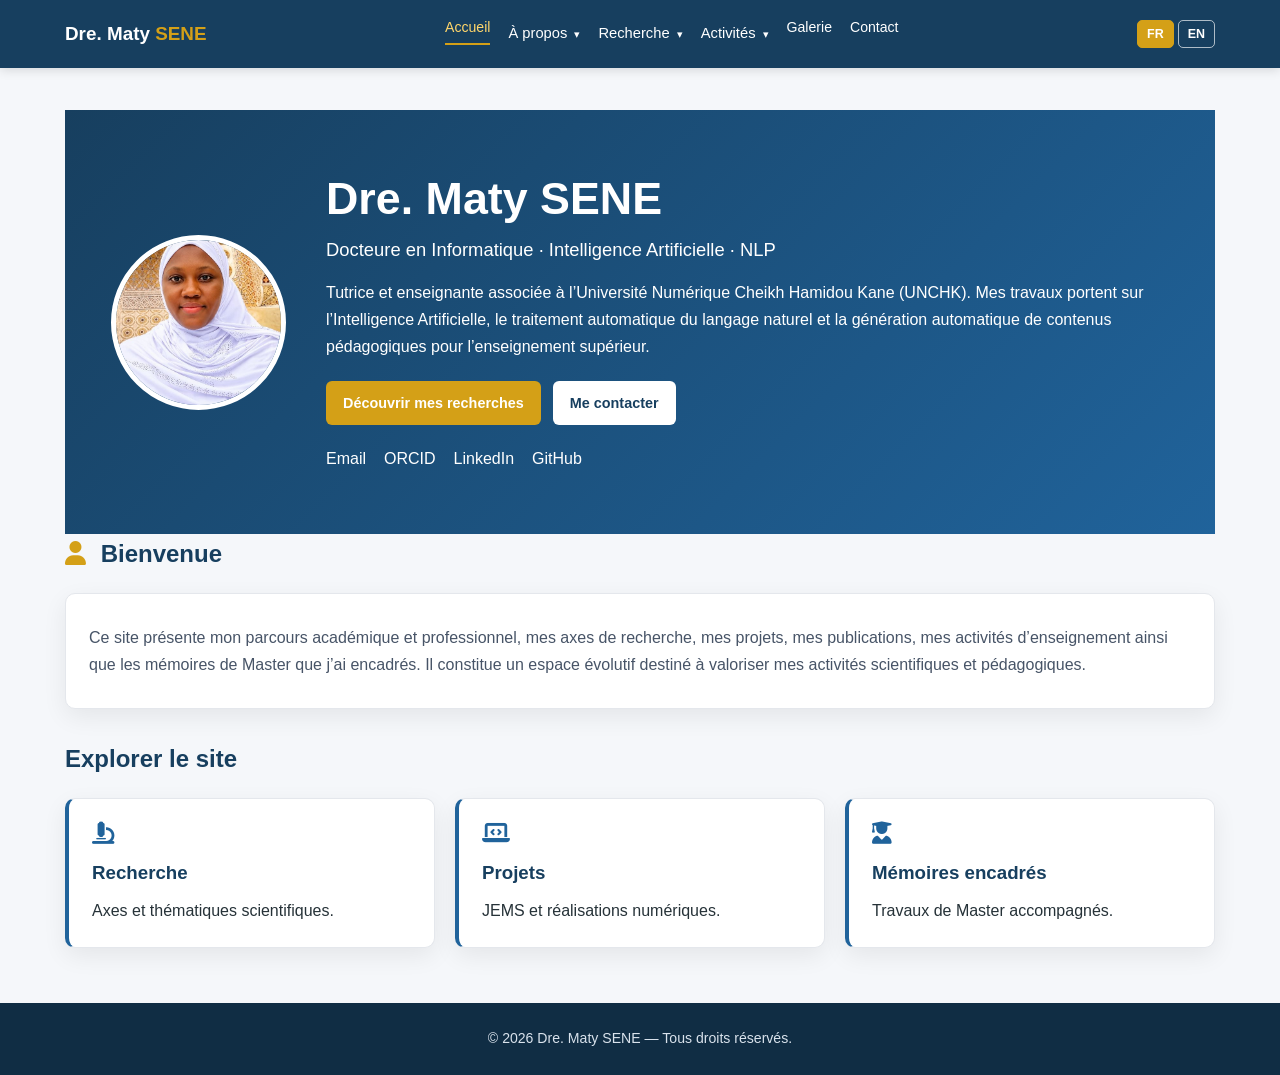
<file: index.html>
<!DOCTYPE html>
<html lang="fr"><head><meta charset="utf-8"/><meta content="width=device-width, initial-scale=1" name="viewport"/><meta content="Accueil — Dre. Maty SENE" name="description"/><title>Accueil | Dre. Maty SENE</title><link href="https://cdnjs.cloudflare.com/ajax/libs/font-awesome/6.5.0/css/all.min.css" rel="stylesheet"/><link href="css/style.css" rel="stylesheet"/></head><body><header class="site-header"><div class="container navbar"><a class="logo" href="index.html">Dre. Maty <span>SENE</span></a><button aria-expanded="false" aria-label="Ouvrir le menu" class="menu-toggle">☰</button><ul class="nav-menu">
<li><a href="index.html">Accueil</a></li>
<li class="has-submenu"><button class="nav-parent" type="button">À propos <span>▾</span></button><ul class="submenu"><li><a href="pages/profil.html">Profil</a></li><li><a href="pages/parcours.html">Parcours</a></li></ul></li>
<li class="has-submenu"><button class="nav-parent" type="button">Recherche <span>▾</span></button><ul class="submenu"><li><a href="pages/recherche.html">Axes de recherche</a></li><li><a href="pages/publications.html">Publications</a></li></ul></li>
<li class="has-submenu"><button class="nav-parent" type="button">Activités <span>▾</span></button><ul class="submenu"><li><a href="pages/projets.html">Projets</a></li><li><a href="pages/enseignement.html">Enseignement</a></li><li><a href="pages/encadrements.html">Mémoires encadrés</a></li></ul></li>
<li><a href="pages/galerie.html">Galerie</a></li><li><a href="pages/contact.html">Contact</a></li>
</ul><div aria-label="Choose language" class="language-switch" role="group"><button class="lang-btn" data-lang="fr" type="button">FR</button><button class="lang-btn" data-lang="en" type="button">EN</button></div></div></header><main><div class="container"><section class="hero"><div class="container hero-grid"><div class="profile-photo"><img alt="Portrait de Dre Maty SENE" src="images/profil.jpeg"/></div><div><h1>Dre. Maty SENE</h1><h2>Docteure en Informatique · Intelligence Artificielle · NLP</h2><p>Tutrice et enseignante associée à l’Université Numérique Cheikh Hamidou Kane (UNCHK). Mes travaux portent sur l’Intelligence Artificielle, le traitement automatique du langage naturel et la génération automatique de contenus pédagogiques pour l’enseignement supérieur.</p><div class="hero-actions"><a class="btn btn-primary" href="pages/recherche.html">Découvrir mes recherches</a><a class="btn btn-light" href="pages/contact.html">Me contacter</a></div><div class="social-links"><a href="mailto:matyl.sene@unchk.edu.sn">Email</a><a href="https://orcid.org/0009-0003-5311-5127">ORCID</a><a href="https://linkedin.com/in/matysene">LinkedIn</a><a href="https://github.com/matysen">GitHub</a></div></div></div></section><section class="section"><h2 class="section-title"><i class="fa-solid fa-user"></i> Bienvenue</h2><div class="card"><p>Ce site présente mon parcours académique et professionnel, mes axes de recherche, mes projets, mes publications, mes activités d’enseignement ainsi que les mémoires de Master que j’ai encadrés. Il constitue un espace évolutif destiné à valoriser mes activités scientifiques et pédagogiques.</p></div></section><section><h2 class="section-title">Explorer le site</h2><div class="grid-3"><a class="info-card" href="pages/recherche.html"><i class="fa-solid fa-microscope"></i><h3>Recherche</h3><p>Axes et thématiques scientifiques.</p></a><a class="info-card" href="pages/projets.html"><i class="fa-solid fa-laptop-code"></i><h3>Projets</h3><p>JEMS et réalisations numériques.</p></a><a class="info-card" href="pages/encadrements.html"><i class="fa-solid fa-user-graduate"></i><h3>Mémoires encadrés</h3><p>Travaux de Master accompagnés.</p></a></div></section></div></main><footer class="site-footer">© <span data-year="">2026</span> Dre. Maty SENE — Tous droits réservés.</footer><script src="js/script.js"></script></body></html>
</file>
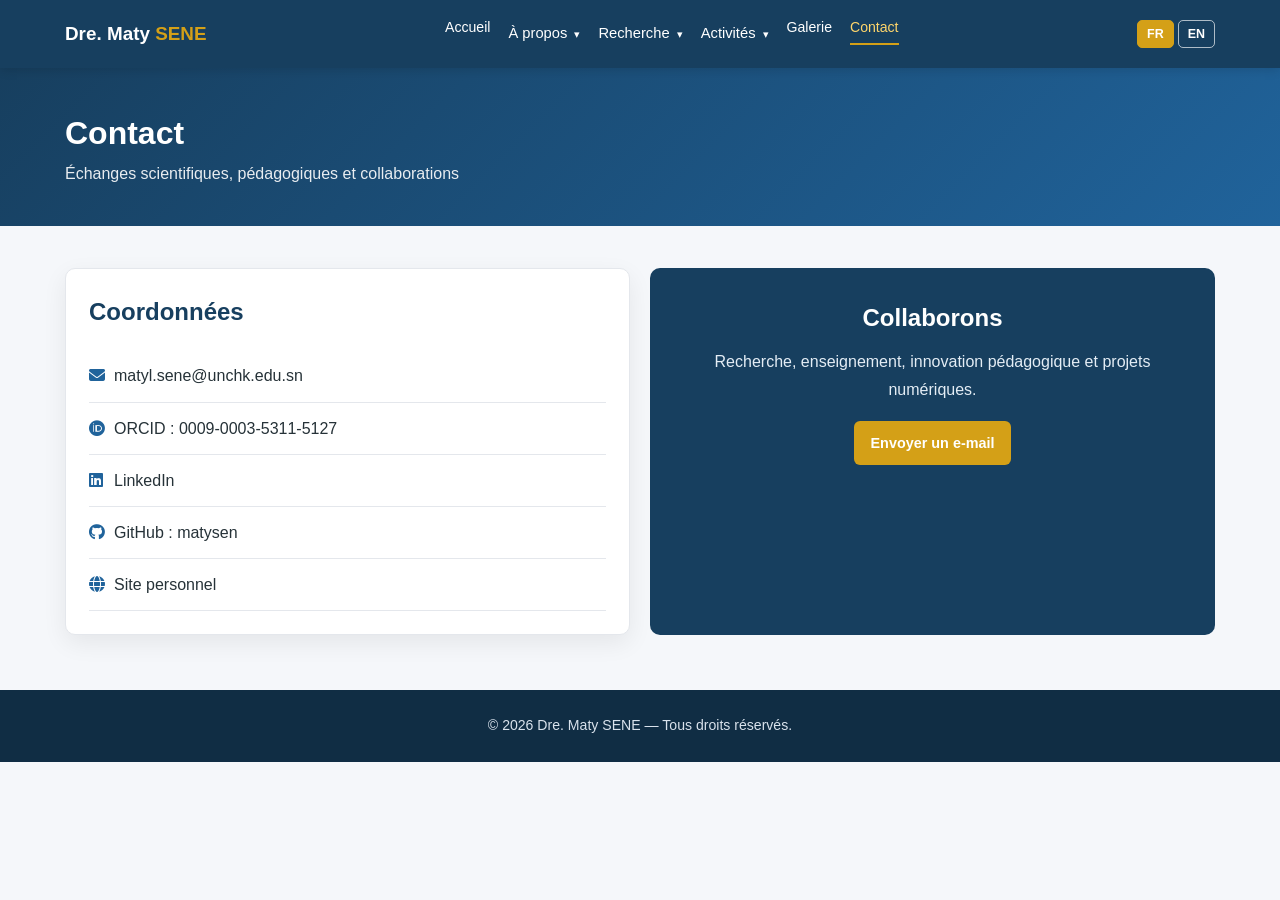
<file: pages/contact.html>
<!DOCTYPE html>
<html lang="fr"><head><meta charset="utf-8"/><meta content="width=device-width, initial-scale=1" name="viewport"/><meta content="Contact — Dre. Maty SENE" name="description"/><title>Contact | Dre. Maty SENE</title><link href="https://cdnjs.cloudflare.com/ajax/libs/font-awesome/6.5.0/css/all.min.css" rel="stylesheet"/><link href="../css/style.css" rel="stylesheet"/></head><body><header class="site-header"><div class="container navbar"><a class="logo" href="../index.html">Dre. Maty <span>SENE</span></a><button aria-expanded="false" aria-label="Ouvrir le menu" class="menu-toggle">☰</button><ul class="nav-menu">
<li><a href="../index.html">Accueil</a></li>
<li class="has-submenu"><button class="nav-parent" type="button">À propos <span>▾</span></button><ul class="submenu"><li><a href="profil.html">Profil</a></li><li><a href="parcours.html">Parcours</a></li></ul></li>
<li class="has-submenu"><button class="nav-parent" type="button">Recherche <span>▾</span></button><ul class="submenu"><li><a href="recherche.html">Axes de recherche</a></li><li><a href="publications.html">Publications</a></li></ul></li>
<li class="has-submenu"><button class="nav-parent" type="button">Activités <span>▾</span></button><ul class="submenu"><li><a href="projets.html">Projets</a></li><li><a href="enseignement.html">Enseignement</a></li><li><a href="encadrements.html">Mémoires encadrés</a></li></ul></li>
<li><a href="galerie.html">Galerie</a></li><li><a href="contact.html">Contact</a></li>
</ul><div aria-label="Choose language" class="language-switch" role="group"><button class="lang-btn" data-lang="fr" type="button">FR</button><button class="lang-btn" data-lang="en" type="button">EN</button></div></div></header><section class="page-hero"><div class="container"><h1>Contact</h1><p>Échanges scientifiques, pédagogiques et collaborations</p></div></section><main><div class="container"><div class="grid-2"><div class="card"><h2 class="section-title">Coordonnées</h2><ul class="contact-list"><li><i class="fa-solid fa-envelope"></i><a href="mailto:matyl.sene@unchk.edu.sn">matyl.sene@unchk.edu.sn</a></li><li><i class="fa-brands fa-orcid"></i><a href="https://orcid.org/0009-0003-5311-5127">ORCID : 0009-0003-5311-5127</a></li><li><i class="fa-brands fa-linkedin"></i><a href="https://linkedin.com/in/matysene">LinkedIn</a></li><li><i class="fa-brands fa-github"></i><a href="https://github.com/matysen">GitHub : matysen</a></li><li><i class="fa-solid fa-globe"></i><a href="https://matysen.github.io/">Site personnel</a></li></ul></div><div class="cta"><h2>Collaborons</h2><p>Recherche, enseignement, innovation pédagogique et projets numériques.</p><a class="btn btn-primary" href="mailto:matyl.sene@unchk.edu.sn">Envoyer un e-mail</a></div></div></div></main><footer class="site-footer">© <span data-year="">2026</span> Dre. Maty SENE — Tous droits réservés.</footer><script src="../js/script.js"></script></body></html>
</file>
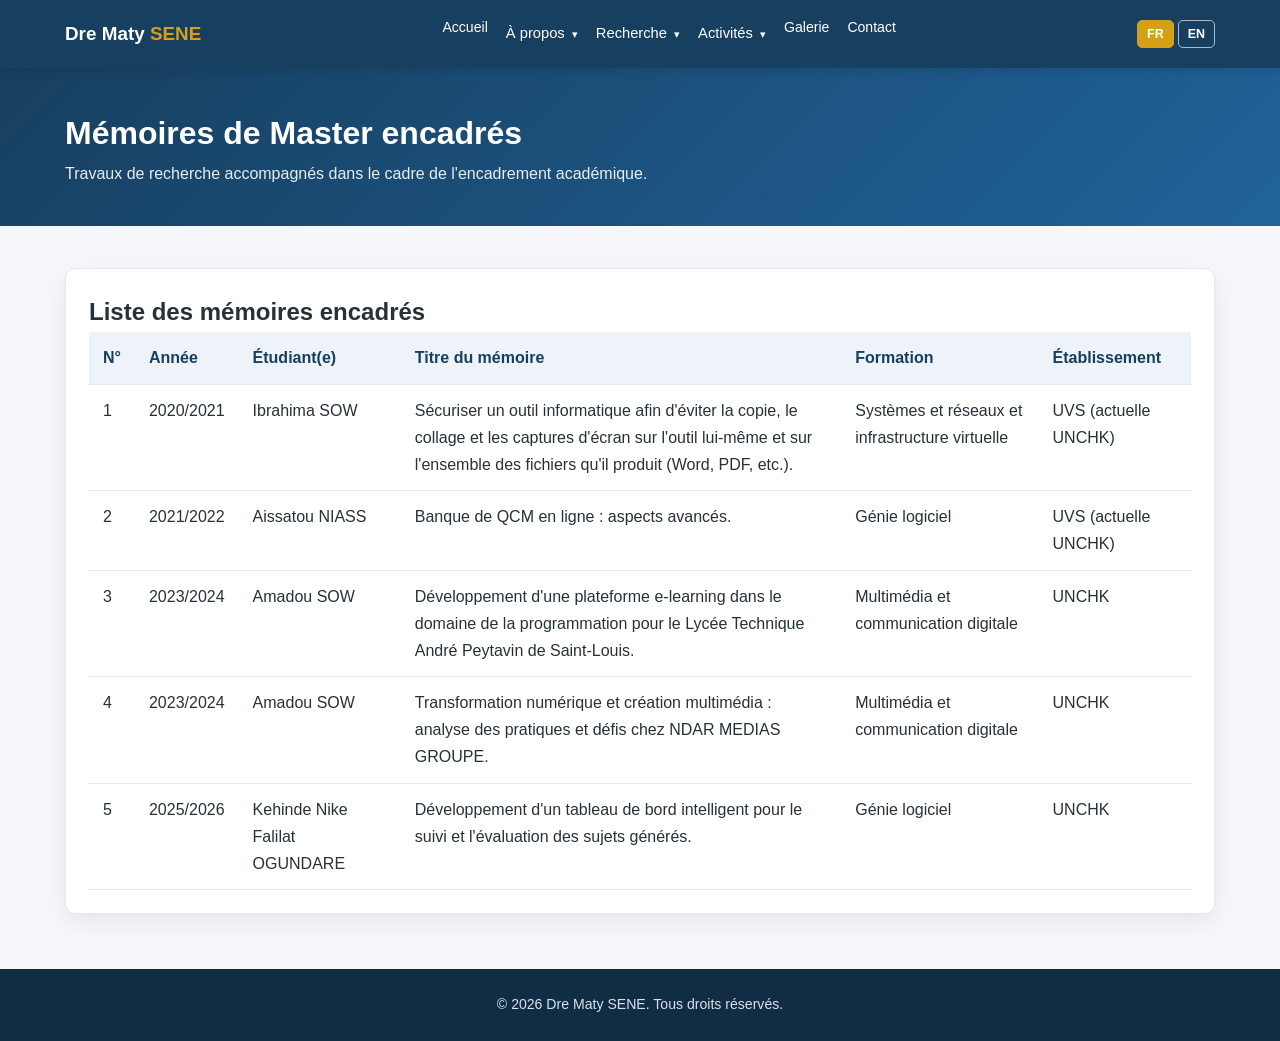
<file: pages/encadrements.html>
<!DOCTYPE html>
<html lang="fr">

<head>
    <meta charset="UTF-8">
    <meta name="viewport" content="width=device-width, initial-scale=1.0">
    <meta name="description" content="Mémoires de Master encadrés par Dre Maty SENE">

    <title>Mémoires encadrés | Dre Maty SENE</title>

    <link rel="stylesheet" href="../css/style.css">
    <script src="../js/script.js" defer></script>
</head>

<body>

    <!-- En-tête et menu de navigation -->
    <header class="site-header">
        <div class="container navbar">

            <a href="../index.html" class="logo">
                Dre Maty <span>SENE</span>
            </a>

            <button
                class="menu-toggle"
                type="button"
                aria-label="Ouvrir le menu"
                aria-expanded="false">
                ☰
            </button>

            <ul class="nav-menu">
                <li>
                    <a href="../index.html">Accueil</a>
                </li>

                <li class="has-submenu">
                    <button class="nav-parent" type="button">
                        À propos <span>▾</span>
                    </button>
                    <ul class="submenu">
                        <li><a href="profil.html">Profil</a></li>
                        <li><a href="parcours.html">Parcours</a></li>
                    </ul>
                </li>

                <li class="has-submenu">
                    <button class="nav-parent" type="button">
                        Recherche <span>▾</span>
                    </button>
                    <ul class="submenu">
                        <li><a href="recherche.html">Axes de recherche</a></li>
                        <li><a href="publications.html">Publications</a></li>
                    </ul>
                </li>

                <li class="has-submenu">
                    <button class="nav-parent" type="button" aria-current="page">
                        Activités <span>▾</span>
                    </button>
                    <ul class="submenu">
                        <li><a href="projets.html">Projets</a></li>
                        <li><a href="enseignement.html">Enseignement</a></li>
                        <li>
                            <a href="encadrements.html" aria-current="page">
                                Mémoires encadrés
                            </a>
                        </li>
                    </ul>
                </li>

                <li><a href="galerie.html">Galerie</a></li>
                <li><a href="contact.html">Contact</a></li>
            </ul>

            <div class="language-switch" role="group" aria-label="Choisir la langue">
                <button class="lang-btn" data-lang="fr" type="button">FR</button>
                <button class="lang-btn" data-lang="en" type="button">EN</button>
            </div>

        </div>
    </header>

    <!-- En-tête de la page -->
    <section class="page-hero">
        <div class="container">
            <h1>Mémoires de Master encadrés</h1>
            <p>
                Travaux de recherche accompagnés dans le cadre
                de l'encadrement académique.
            </p>
        </div>
    </section>

    <!-- Contenu principal -->
    <main class="container">
        <section class="encadrement-section">

            <div class="card">
                <h2>Liste des mémoires encadrés</h2>

                <div class="table-responsive">
                    <table class="thesis-table">
                        <thead>
                            <tr>
                                <th>N°</th>
                                <th>Année</th>
                                <th>Étudiant(e)</th>
                                <th>Titre du mémoire</th>
                                <th>Formation</th>
                                <th>Établissement</th>
                            </tr>
                        </thead>

                        <tbody>
                            <tr>
                                <td>1</td>
                                <td>2020/2021</td>
                                <td>Ibrahima SOW</td>
                                <td>
                                    Sécuriser un outil informatique afin d'éviter
                                    la copie, le collage et les captures d'écran
                                    sur l'outil lui-même et sur l'ensemble des
                                    fichiers qu'il produit (Word, PDF, etc.).
                                </td>
                                <td>Systèmes et réseaux et infrastructure virtuelle</td>
                                <td>UVS (actuelle UNCHK)</td>
                            </tr>

                            <tr>
                                <td>2</td>
                                <td>2021/2022</td>
                                <td>Aissatou NIASS</td>
                                <td>Banque de QCM en ligne : aspects avancés.</td>
                                <td>Génie logiciel</td>
                                <td>UVS (actuelle UNCHK)</td>
                            </tr>

                            <tr>
                                <td>3</td>
                                <td>2023/2024</td>
                                <td>Amadou SOW</td>
                                <td>
                                    Développement d'une plateforme e-learning
                                    dans le domaine de la programmation pour le
                                    Lycée Technique André Peytavin de Saint-Louis.
                                </td>
                                <td>Multimédia et communication digitale</td>
                                <td>UNCHK</td>
                            </tr>

                            <tr>
                                <td>4</td>
                                <td>2023/2024</td>
                                <td>Amadou SOW</td>
                                <td>
                                    Transformation numérique et création
                                    multimédia : analyse des pratiques et défis
                                    chez NDAR MEDIAS GROUPE.
                                </td>
                                <td>Multimédia et communication digitale</td>
                                <td>UNCHK</td>
                            </tr>

                            <tr>
                                <td>5</td>
                                <td>2025/2026</td>
                                <td>Kehinde Nike Falilat OGUNDARE</td>
                                <td>
                                    Développement d'un tableau de bord intelligent
                                    pour le suivi et l'évaluation des sujets générés.
                                </td>
                                <td>Génie logiciel</td>
                                <td>UNCHK</td>
                            </tr>
                        </tbody>
                    </table>
                </div>
            </div>

        </section>
    </main>

    <!-- Pied de page -->
    <footer class="site-footer">
        <p>
            &copy; <span data-year>2026</span> Dre Maty SENE.
            Tous droits réservés.
        </p>
    </footer>

</body>
</html>
</file>
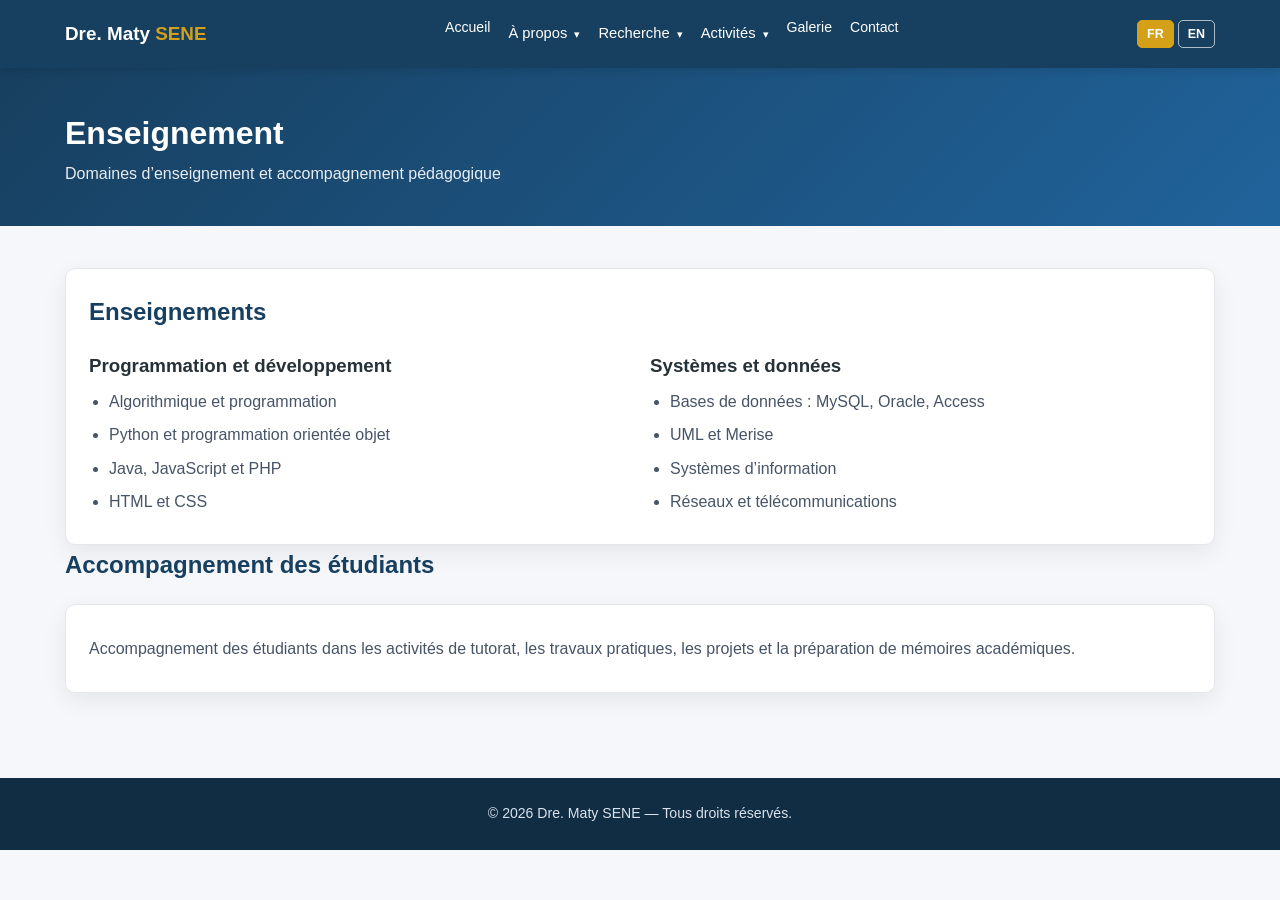
<file: pages/enseignement.html>
<!DOCTYPE html>
<html lang="fr"><head><meta charset="utf-8"/><meta content="width=device-width, initial-scale=1" name="viewport"/><meta content="Enseignement — Dre. Maty SENE" name="description"/><title>Enseignement | Dre. Maty SENE</title><link href="https://cdnjs.cloudflare.com/ajax/libs/font-awesome/6.5.0/css/all.min.css" rel="stylesheet"/><link href="../css/style.css" rel="stylesheet"/></head><body><header class="site-header"><div class="container navbar"><a class="logo" href="../index.html">Dre. Maty <span>SENE</span></a><button aria-expanded="false" aria-label="Ouvrir le menu" class="menu-toggle">☰</button><ul class="nav-menu">
<li><a href="../index.html">Accueil</a></li>
<li class="has-submenu"><button class="nav-parent" type="button">À propos <span>▾</span></button><ul class="submenu"><li><a href="profil.html">Profil</a></li><li><a href="parcours.html">Parcours</a></li></ul></li>
<li class="has-submenu"><button class="nav-parent" type="button">Recherche <span>▾</span></button><ul class="submenu"><li><a href="recherche.html">Axes de recherche</a></li><li><a href="publications.html">Publications</a></li></ul></li>
<li class="has-submenu"><button class="nav-parent" type="button">Activités <span>▾</span></button><ul class="submenu"><li><a href="projets.html">Projets</a></li><li><a href="enseignement.html">Enseignement</a></li><li><a href="encadrements.html">Mémoires encadrés</a></li></ul></li>
<li><a href="galerie.html">Galerie</a></li><li><a href="contact.html">Contact</a></li>
</ul><div aria-label="Choose language" class="language-switch" role="group"><button class="lang-btn" data-lang="fr" type="button">FR</button><button class="lang-btn" data-lang="en" type="button">EN</button></div></div></header><section class="page-hero"><div class="container"><h1>Enseignement</h1>
<p>Domaines d’enseignement et accompagnement pédagogique</p>
</div></section><main><div class="container"><div class="card">
<h2 class="section-title">Enseignements</h2><div class="grid-2">
<div><h3>Programmation et développement</h3>
<ul class="list-clean">
    <li>Algorithmique et programmation</li>
    <li>Python et programmation orientée objet</li>
    <li>Java, JavaScript et PHP</li>
    <li>HTML et CSS</li>
</ul>
</div><div>
    <h3>Systèmes et données</h3>
    <ul class="list-clean">
        <li>Bases de données : MySQL, Oracle, Access</li>
        <li>UML et Merise</li><li>Systèmes d’information</li>
        <li>Réseaux et télécommunications</li>
    </ul></div></div></div><section class="section">
        <h2 class="section-title">Accompagnement des étudiants</h2><div class="card">
            <p>Accompagnement des étudiants dans les activités de tutorat, les travaux pratiques, les projets et la préparation de mémoires académiques. </p></div>
        </section>
    </div>
</main>
    <footer class="site-footer">© <span data-year="">2026</span> Dre. Maty SENE — Tous droits réservés.</footer><script src="../js/script.js"></script>
</body>
</html>
</file>
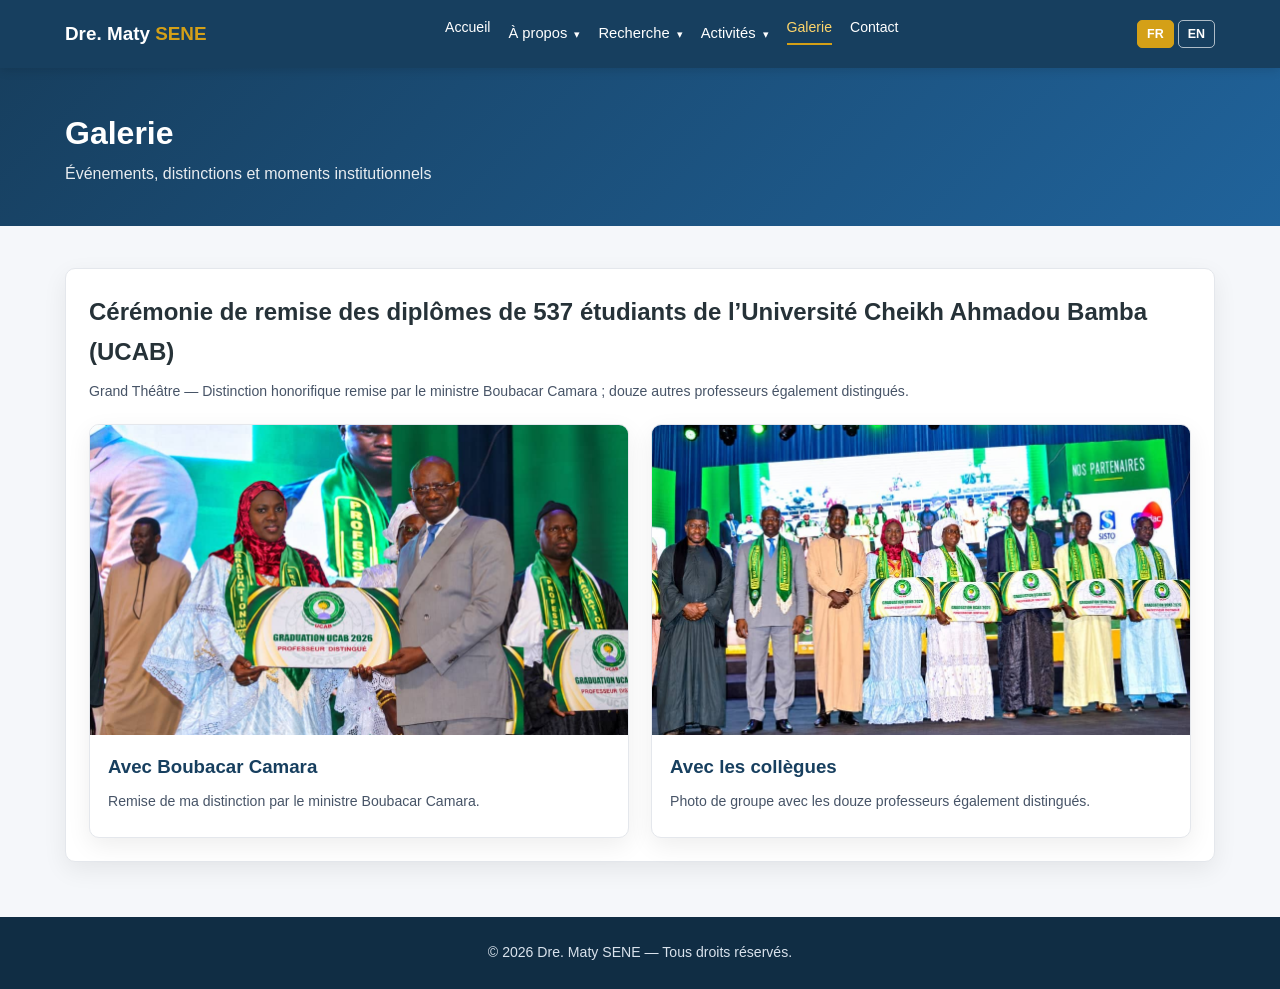
<file: pages/galerie.html>
<!DOCTYPE html>
<html lang="fr"><head><meta charset="utf-8"/><meta content="width=device-width, initial-scale=1" name="viewport"/><meta content="Galerie — Dre. Maty SENE" name="description"/><title>Galerie | Dre. Maty SENE</title><link href="https://cdnjs.cloudflare.com/ajax/libs/font-awesome/6.5.0/css/all.min.css" rel="stylesheet"/><link href="../css/style.css" rel="stylesheet"/></head><body><header class="site-header"><div class="container navbar"><a class="logo" href="../index.html">Dre. Maty <span>SENE</span></a><button aria-expanded="false" aria-label="Ouvrir le menu" class="menu-toggle">☰</button><ul class="nav-menu">
<li><a href="../index.html">Accueil</a></li>
<li class="has-submenu"><button class="nav-parent" type="button">À propos <span>▾</span></button><ul class="submenu"><li><a href="profil.html">Profil</a></li><li><a href="parcours.html">Parcours</a></li></ul></li>
<li class="has-submenu"><button class="nav-parent" type="button">Recherche <span>▾</span></button><ul class="submenu"><li><a href="recherche.html">Axes de recherche</a></li><li><a href="publications.html">Publications</a></li></ul></li>
<li class="has-submenu"><button class="nav-parent" type="button">Activités <span>▾</span></button><ul class="submenu"><li><a href="projets.html">Projets</a></li><li><a href="enseignement.html">Enseignement</a></li><li><a href="encadrements.html">Mémoires encadrés</a></li></ul></li>
<li><a href="galerie.html">Galerie</a></li><li><a href="contact.html">Contact</a></li>
</ul><div aria-label="Choose language" class="language-switch" role="group"><button class="lang-btn" data-lang="fr" type="button">FR</button><button class="lang-btn" data-lang="en" type="button">EN</button></div></div></header><section class="page-hero"><div class="container"><h1>Galerie</h1><p>Événements, distinctions et moments institutionnels</p></div></section><main><div class="container"><div class="card"><h2>Cérémonie de remise des diplômes de 537 étudiants de l’Université Cheikh Ahmadou Bamba (UCAB)</h2><p class="muted">Grand Théâtre — Distinction honorifique remise par le ministre Boubacar Camara ; douze autres professeurs également distingués.</p><div class="gallery-grid" style="margin-top:20px"><article class="gallery-item"><img alt="Remise de distinction par le ministre Boubacar Camara" src="../images/galerie/Avec_Boubacar_camara.jpeg"/>
<div class="gallery-caption"><h3>Avec Boubacar Camara</h3>
<p class="muted">Remise de ma distinction par le ministre Boubacar Camara.</p>
</div></article><article class="gallery-item">
<img alt="Photo de groupe avec les professeurs distingués" src="../images/galerie/avec_les_collégues.jpeg"/>
<div class="gallery-caption"><h3>Avec les collègues</h3><p class="muted">Photo de groupe avec les douze professeurs également distingués.</p>
</div>
</article>
</div>
<!--  <p class="small muted">Déposer les photos dans 
 <code>images/galerie/
</code> en conservant exactement ces noms de fichiers.</p> -->
</div>
</div>
</main>
<footer class="site-footer">© <span data-year="">2026</span> Dre. Maty SENE — Tous droits réservés.</footer>
<script src="../js/script.js"></script>
</body>
</html>
</file>
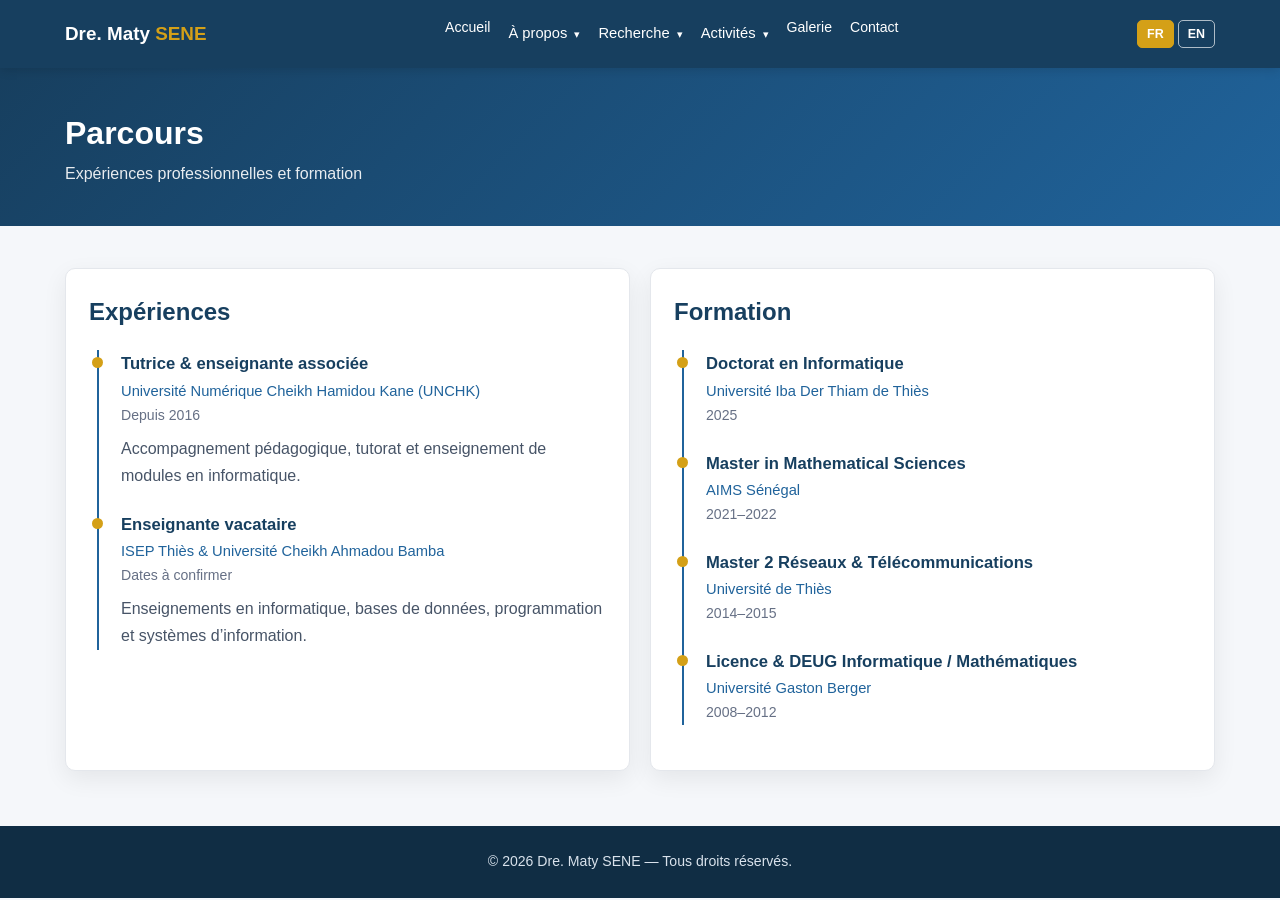
<file: pages/parcours.html>
<!DOCTYPE html>
<html lang="fr"><head><meta charset="utf-8"/><meta content="width=device-width, initial-scale=1" name="viewport"/><meta content="Parcours — Dre. Maty SENE" name="description"/><title>Parcours | Dre. Maty SENE</title><link href="https://cdnjs.cloudflare.com/ajax/libs/font-awesome/6.5.0/css/all.min.css" rel="stylesheet"/><link href="../css/style.css" rel="stylesheet"/></head><body><header class="site-header"><div class="container navbar"><a class="logo" href="../index.html">Dre. Maty <span>SENE</span></a><button aria-expanded="false" aria-label="Ouvrir le menu" class="menu-toggle">☰</button><ul class="nav-menu">
<li><a href="../index.html">Accueil</a></li>
<li class="has-submenu"><button class="nav-parent" type="button">À propos <span>▾</span></button><ul class="submenu"><li><a href="profil.html">Profil</a></li><li><a href="parcours.html">Parcours</a></li></ul></li>
<li class="has-submenu"><button class="nav-parent" type="button">Recherche <span>▾</span></button><ul class="submenu"><li><a href="recherche.html">Axes de recherche</a></li><li><a href="publications.html">Publications</a></li></ul></li>
<li class="has-submenu"><button class="nav-parent" type="button">Activités <span>▾</span></button><ul class="submenu"><li><a href="projets.html">Projets</a></li><li><a href="enseignement.html">Enseignement</a></li><li><a href="encadrements.html">Mémoires encadrés</a></li></ul></li>
<li><a href="galerie.html">Galerie</a></li><li><a href="contact.html">Contact</a></li>
</ul><div aria-label="Choose language" class="language-switch" role="group"><button class="lang-btn" data-lang="fr" type="button">FR</button><button class="lang-btn" data-lang="en" type="button">EN</button></div></div></header><section class="page-hero"><div class="container"><h1>Parcours</h1><p>Expériences professionnelles et formation</p></div></section><main><div class="container"><div class="grid-2"><div class="card"><h2 class="section-title">Expériences</h2><div class="timeline"><div class="timeline-item"><h3>Tutrice &amp; enseignante associée</h3><div class="meta">Université Numérique Cheikh Hamidou Kane (UNCHK)</div><div class="date">Depuis 2016</div><p>Accompagnement pédagogique, tutorat et enseignement de modules en informatique.</p></div><div class="timeline-item"><h3>Enseignante vacataire</h3><div class="meta">ISEP Thiès &amp; Université Cheikh Ahmadou Bamba</div><div class="date">Dates à confirmer</div><p>Enseignements en informatique, bases de données, programmation et systèmes d’information.</p></div></div></div><div class="card"><h2 class="section-title">Formation</h2><div class="timeline"><div class="timeline-item"><h3>Doctorat en Informatique</h3><div class="meta">Université Iba Der Thiam de Thiès</div><div class="date">2025</div></div><div class="timeline-item"><h3>Master in Mathematical Sciences</h3><div class="meta">AIMS Sénégal</div><div class="date">2021–2022</div></div><div class="timeline-item"><h3>Master 2 Réseaux &amp; Télécommunications</h3><div class="meta">Université de Thiès</div><div class="date">2014–2015</div></div><div class="timeline-item"><h3>Licence &amp; DEUG Informatique / Mathématiques</h3><div class="meta">Université Gaston Berger</div><div class="date">2008–2012</div></div></div></div></div></div></main><footer class="site-footer">© <span data-year="">2026</span> Dre. Maty SENE — Tous droits réservés.</footer><script src="../js/script.js"></script></body></html>
</file>
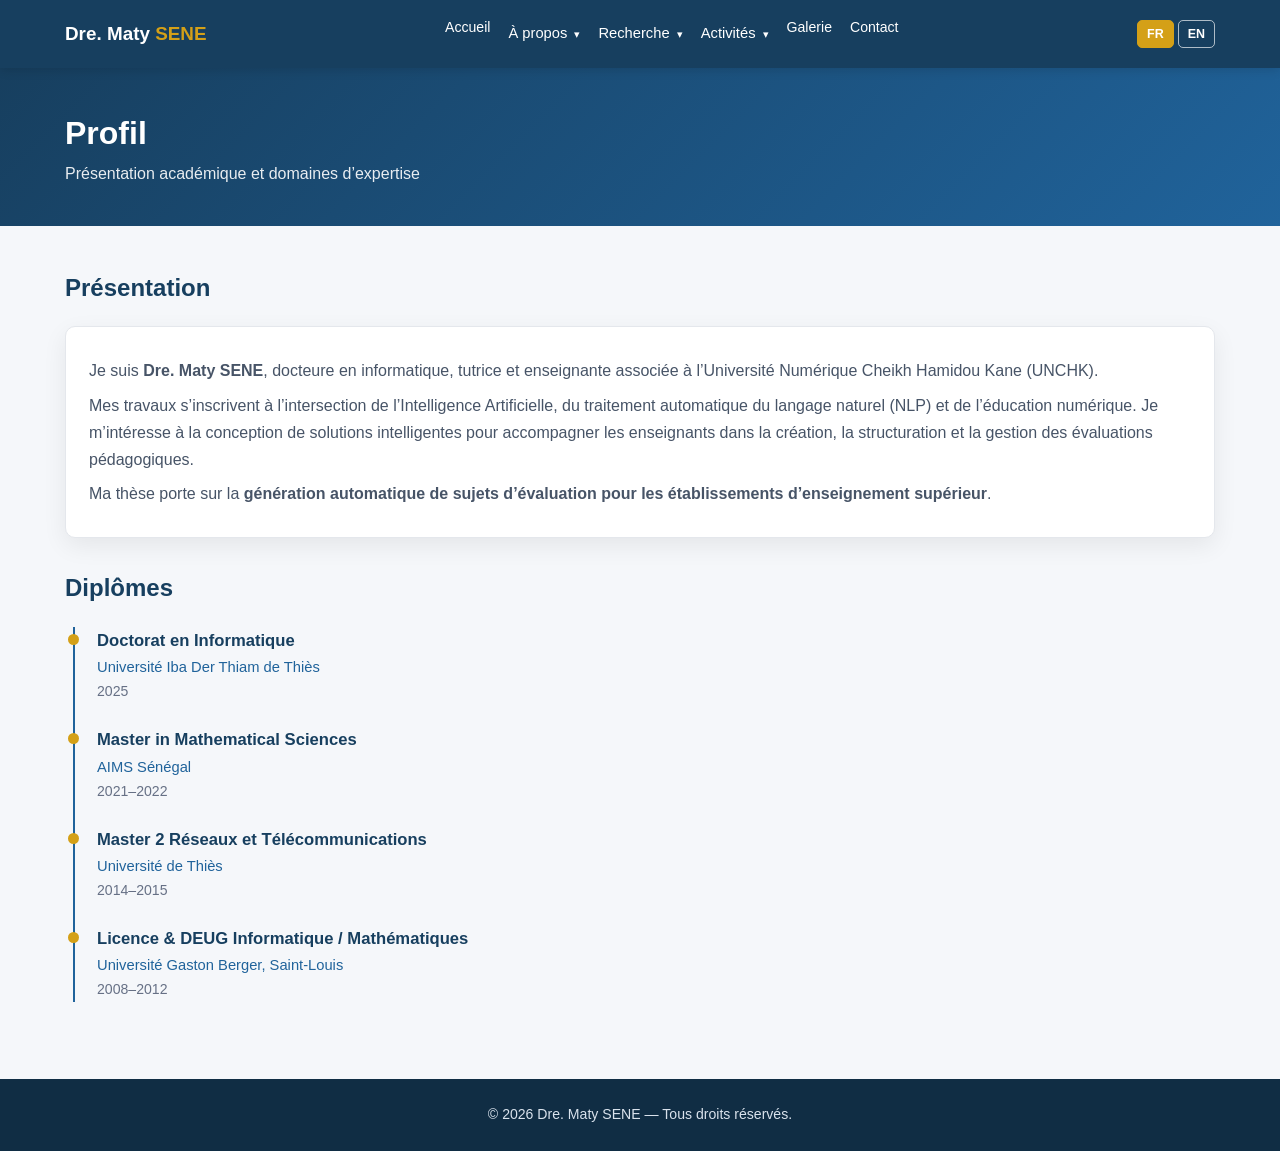
<file: pages/profil.html>
<!DOCTYPE html>
<html lang="fr"><head><meta charset="utf-8"/><meta content="width=device-width, initial-scale=1" name="viewport"/><meta content="Profil — Dre. Maty SENE" name="description"/><title>Profil | Dre. Maty SENE</title><link href="https://cdnjs.cloudflare.com/ajax/libs/font-awesome/6.5.0/css/all.min.css" rel="stylesheet"/><link href="../css/style.css" rel="stylesheet"/></head><body><header class="site-header"><div class="container navbar"><a class="logo" href="../index.html">Dre. Maty <span>SENE</span></a><button aria-expanded="false" aria-label="Ouvrir le menu" class="menu-toggle">☰</button><ul class="nav-menu">
<li><a href="../index.html">Accueil</a></li>
<li class="has-submenu"><button class="nav-parent" type="button">À propos <span>▾</span></button><ul class="submenu"><li><a href="profil.html">Profil</a></li><li><a href="parcours.html">Parcours</a></li></ul></li>
<li class="has-submenu"><button class="nav-parent" type="button">Recherche <span>▾</span></button><ul class="submenu"><li><a href="recherche.html">Axes de recherche</a></li><li><a href="publications.html">Publications</a></li></ul></li>
<li class="has-submenu"><button class="nav-parent" type="button">Activités <span>▾</span></button><ul class="submenu"><li><a href="projets.html">Projets</a></li><li><a href="enseignement.html">Enseignement</a></li><li><a href="encadrements.html">Mémoires encadrés</a></li></ul></li>
<li><a href="galerie.html">Galerie</a></li><li><a href="contact.html">Contact</a></li>
</ul><div aria-label="Choose language" class="language-switch" role="group"><button class="lang-btn" data-lang="fr" type="button">FR</button><button class="lang-btn" data-lang="en" type="button">EN</button></div></div></header><section class="page-hero"><div class="container"><h1>Profil</h1><p>Présentation académique et domaines d’expertise</p></div></section><main><div class="container"><section class="section"><h2 class="section-title">Présentation</h2><div class="card"><p>Je suis <strong>Dre. Maty SENE</strong>, docteure en informatique, tutrice et enseignante associée à l’Université Numérique Cheikh Hamidou Kane (UNCHK).</p><p>Mes travaux s’inscrivent à l’intersection de l’Intelligence Artificielle, du traitement automatique du langage naturel (NLP) et de l’éducation numérique. Je m’intéresse à la conception de solutions intelligentes pour accompagner les enseignants dans la création, la structuration et la gestion des évaluations pédagogiques.</p><p>Ma thèse porte sur la <strong>génération automatique de sujets d’évaluation pour les établissements d’enseignement supérieur</strong>.</p></div></section><section><h2 class="section-title">Diplômes</h2><div class="timeline"><div class="timeline-item"><h3>Doctorat en Informatique</h3><div class="meta">Université Iba Der Thiam de Thiès</div><div class="date">2025</div></div><div class="timeline-item"><h3>Master in Mathematical Sciences</h3><div class="meta">AIMS Sénégal</div><div class="date">2021–2022</div></div><div class="timeline-item"><h3>Master 2 Réseaux et Télécommunications</h3><div class="meta">Université de Thiès</div><div class="date">2014–2015</div></div><div class="timeline-item"><h3>Licence &amp; DEUG Informatique / Mathématiques</h3><div class="meta">Université Gaston Berger, Saint-Louis</div><div class="date">2008–2012</div></div></div></section></div></main><footer class="site-footer">© <span data-year="">2026</span> Dre. Maty SENE — Tous droits réservés.</footer><script src="../js/script.js"></script></body></html>
</file>
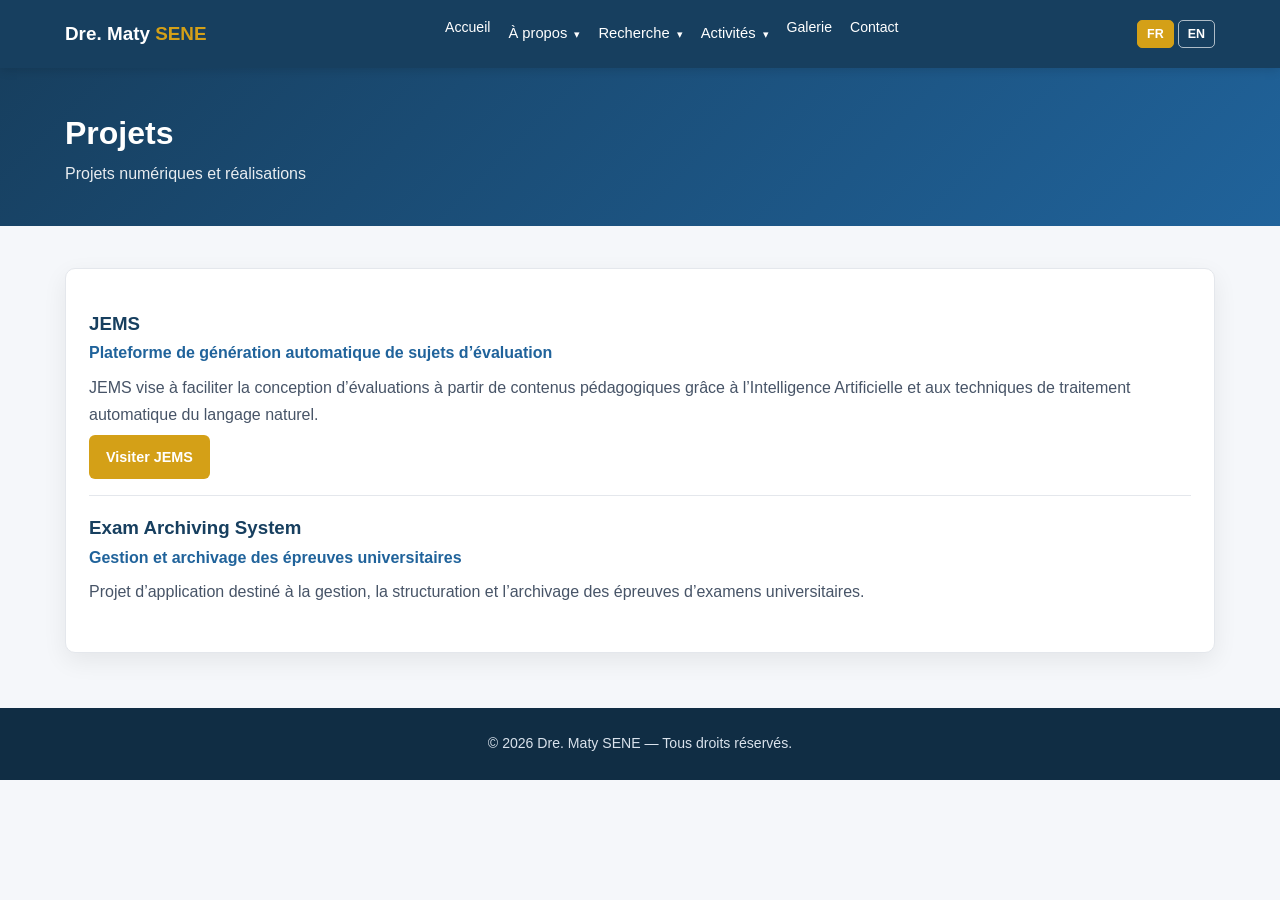
<file: pages/projets.html>
<!DOCTYPE html>
<html lang="fr"><head><meta charset="utf-8"/><meta content="width=device-width, initial-scale=1" name="viewport"/><meta content="Projets — Dre. Maty SENE" name="description"/><title>Projets | Dre. Maty SENE</title><link href="https://cdnjs.cloudflare.com/ajax/libs/font-awesome/6.5.0/css/all.min.css" rel="stylesheet"/><link href="../css/style.css" rel="stylesheet"/></head><body><header class="site-header"><div class="container navbar"><a class="logo" href="../index.html">Dre. Maty <span>SENE</span></a><button aria-expanded="false" aria-label="Ouvrir le menu" class="menu-toggle">☰</button><ul class="nav-menu">
<li><a href="../index.html">Accueil</a></li>
<li class="has-submenu"><button class="nav-parent" type="button">À propos <span>▾</span></button><ul class="submenu"><li><a href="profil.html">Profil</a></li><li><a href="parcours.html">Parcours</a></li></ul></li>
<li class="has-submenu"><button class="nav-parent" type="button">Recherche <span>▾</span></button><ul class="submenu"><li><a href="recherche.html">Axes de recherche</a></li><li><a href="publications.html">Publications</a></li></ul></li>
<li class="has-submenu"><button class="nav-parent" type="button">Activités <span>▾</span></button><ul class="submenu"><li><a href="projets.html">Projets</a></li><li><a href="enseignement.html">Enseignement</a></li><li><a href="encadrements.html">Mémoires encadrés</a></li></ul></li>
<li><a href="galerie.html">Galerie</a></li><li><a href="contact.html">Contact</a></li>
</ul><div aria-label="Choose language" class="language-switch" role="group"><button class="lang-btn" data-lang="fr" type="button">FR</button><button class="lang-btn" data-lang="en" type="button">EN</button></div></div></header><section class="page-hero"><div class="container"><h1>Projets</h1><p>Projets numériques et réalisations</p></div></section><main><div class="container"><div class="card"><div class="project"><h3>JEMS</h3><div class="subtitle">Plateforme de génération automatique de sujets d’évaluation</div><p>JEMS vise à faciliter la conception d’évaluations à partir de contenus pédagogiques grâce à l’Intelligence Artificielle et aux techniques de traitement automatique du langage naturel.</p><a class="btn btn-primary" href="https://www.jems.sn" rel="noopener" target="_blank">Visiter JEMS</a></div><div class="project"><h3>Exam Archiving System</h3><div class="subtitle">Gestion et archivage des épreuves universitaires</div><p>Projet d’application destiné à la gestion, la structuration et l’archivage des épreuves d’examens universitaires.</p></div></div></div></main><footer class="site-footer">© <span data-year="">2026</span> Dre. Maty SENE — Tous droits réservés.</footer><script src="../js/script.js"></script></body></html>
</file>
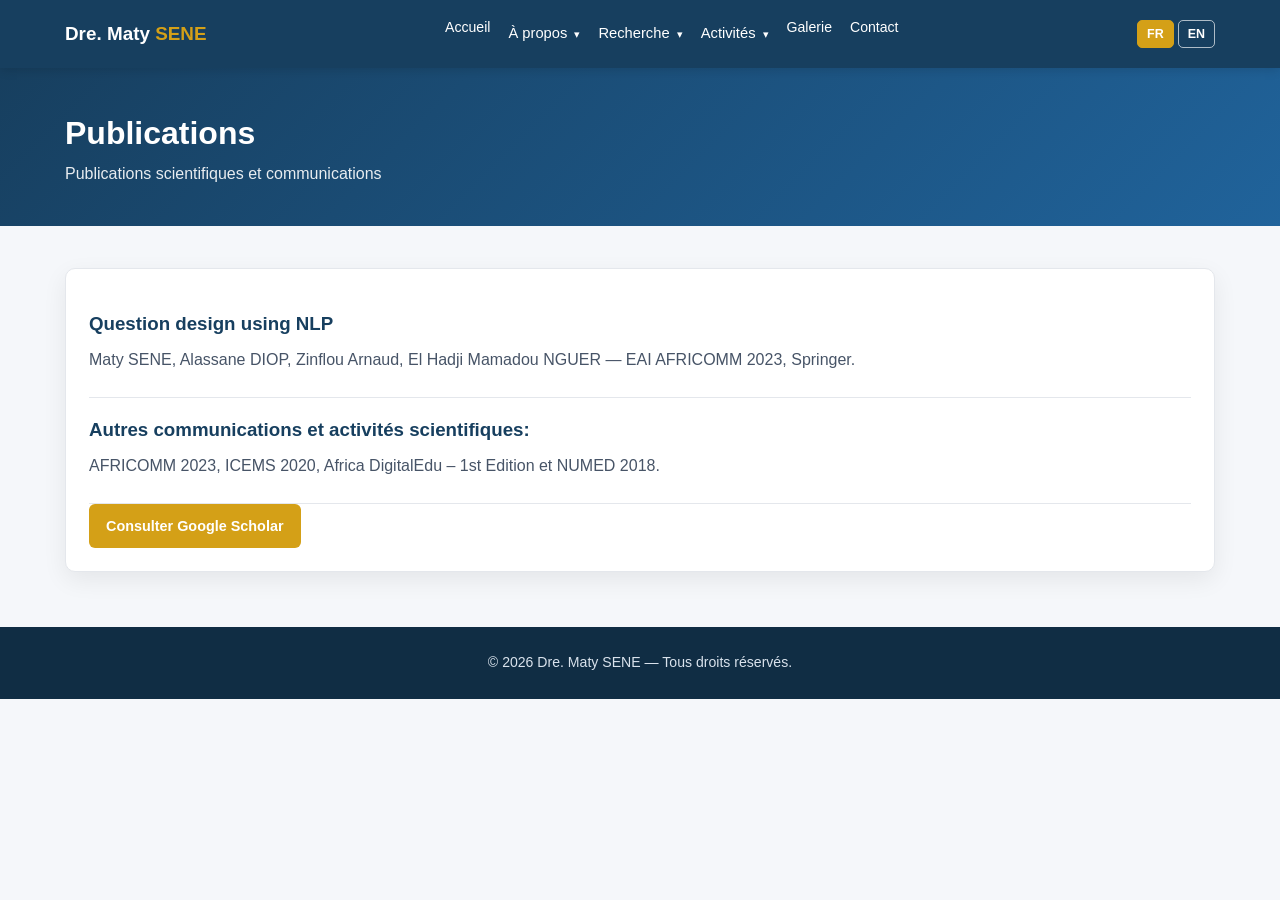
<file: pages/publications.html>
<!DOCTYPE html>
<html lang="fr">
<head><meta charset="utf-8"/>
    <meta content="width=device-width, initial-scale=1" name="viewport"/>
    <meta content="Publications — Dre. Maty SENE" name="description"/>
    <title>Publications | Dre. Maty SENE</title>
    <link href="https://cdnjs.cloudflare.com/ajax/libs/font-awesome/6.5.0/css/all.min.css" rel="stylesheet"/><link href="../css/style.css" rel="stylesheet"/></head>
<body>
<header class="site-header"><div class="container navbar">
<a class="logo" href="../index.html">Dre. Maty <span>SENE</span></a>
<button aria-expanded="false" aria-label="Ouvrir le menu" class="menu-toggle">☰</button><ul class="nav-menu">
    <li><a href="../index.html">Accueil</a></li>
    <li class="has-submenu"><button class="nav-parent" type="button">À propos <span>▾</span></button><ul class="submenu"><li><a href="profil.html">Profil</a></li><li><a href="parcours.html">Parcours</a></li></ul></li>
    <li class="has-submenu"><button class="nav-parent" type="button">Recherche <span>▾</span></button><ul class="submenu"><li><a href="recherche.html">Axes de recherche</a></li><li><a href="publications.html">Publications</a></li></ul></li>
    <li class="has-submenu"><button class="nav-parent" type="button">Activités <span>▾</span></button><ul class="submenu"><li><a href="projets.html">Projets</a></li><li><a href="enseignement.html">Enseignement</a></li><li><a href="encadrements.html">Mémoires encadrés</a></li></ul></li>
    <li><a href="galerie.html">Galerie</a></li><li><a href="contact.html">Contact</a></li>
</ul><div aria-label="Choose language" class="language-switch" role="group">
<button class="lang-btn" data-lang="fr" type="button">FR</button><button class="lang-btn" data-lang="en" type="button">EN</button></div></div></header>
<section class="page-hero"><div class="container">
<h1>Publications</h1><p>Publications scientifiques et communications</p></div>
</section><main><div class="container">
<!--<div class="note">Cette page est à compléter avec les références bibliographiques exactes, les co-auteurs, les supports, les années, DOI et liens éditeurs.</div>-->
<div class="card"><div class="publication">
<h3>Question design using NLP</h3>
<p>Maty SENE, Alassane DIOP, Zinflou Arnaud, El Hadji Mamadou NGUER — EAI AFRICOMM 2023, Springer.</p></div><div class="publication">
<h3>Autres communications et activités scientifiques:</h3>
<p>AFRICOMM 2023, ICEMS 2020, Africa DigitalEdu – 1st Edition et NUMED 2018. </p>
</div><a class="btn btn-primary" href="https://scholar.google.com/citations?user=fHl1jbkAAAAJ&amp;hl=fr" rel="noopener" target="_blank">Consulter Google Scholar</a></div></div></main><footer class="site-footer">© <span data-year="">2026</span> Dre. Maty SENE — Tous droits réservés.
</footer><script src="../js/script.js"></script>
</body>
</html>
</file>
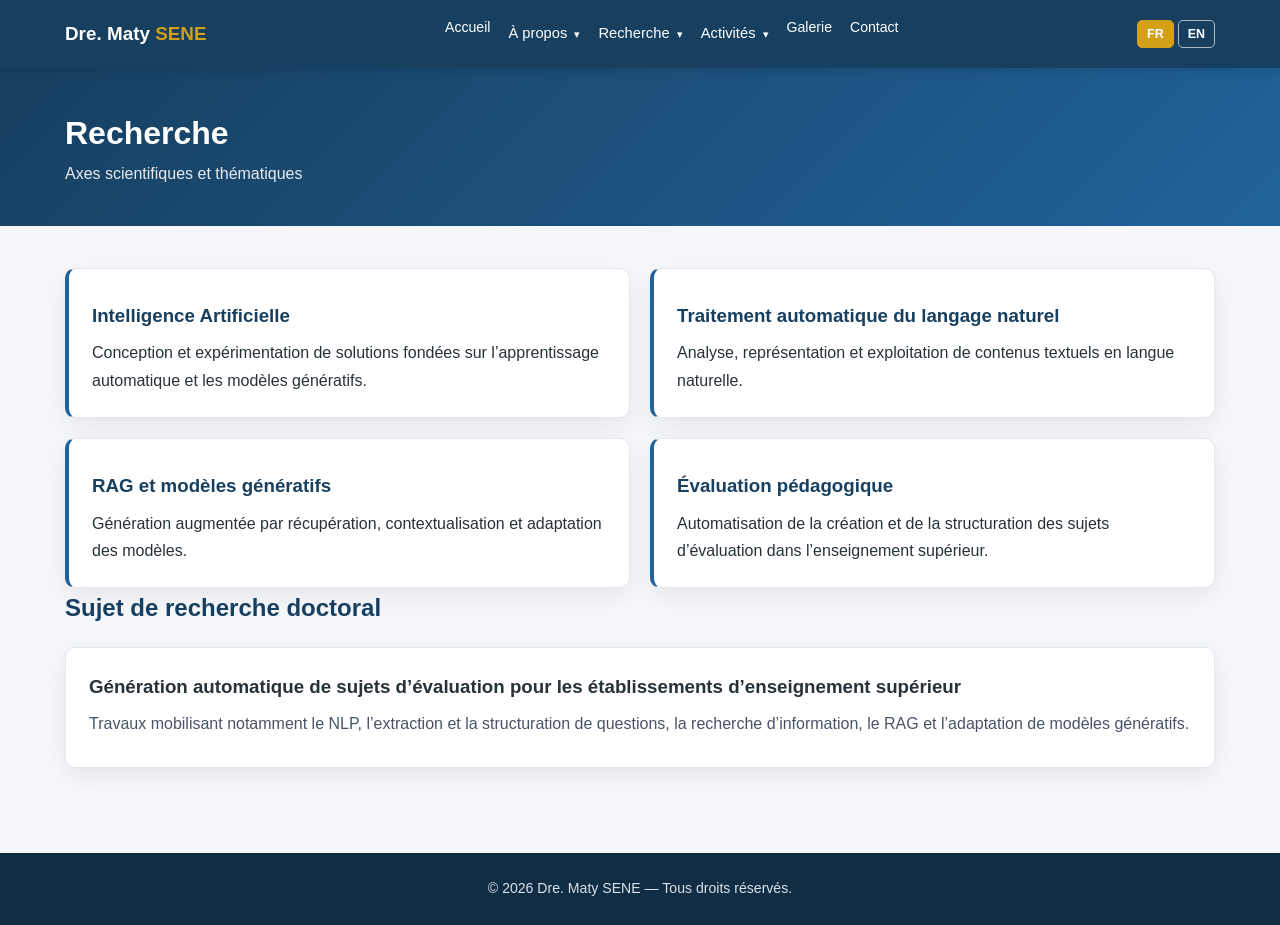
<file: pages/recherche.html>
<!DOCTYPE html>
<html lang="fr"><head><meta charset="utf-8"/><meta content="width=device-width, initial-scale=1" name="viewport"/><meta content="Recherche — Dre. Maty SENE" name="description"/><title>Recherche | Dre. Maty SENE</title><link href="https://cdnjs.cloudflare.com/ajax/libs/font-awesome/6.5.0/css/all.min.css" rel="stylesheet"/><link href="../css/style.css" rel="stylesheet"/></head><body><header class="site-header"><div class="container navbar"><a class="logo" href="../index.html">Dre. Maty <span>SENE</span></a><button aria-expanded="false" aria-label="Ouvrir le menu" class="menu-toggle">☰</button><ul class="nav-menu">
<li><a href="../index.html">Accueil</a></li>
<li class="has-submenu"><button class="nav-parent" type="button">À propos <span>▾</span></button><ul class="submenu"><li><a href="profil.html">Profil</a></li><li><a href="parcours.html">Parcours</a></li></ul></li>
<li class="has-submenu"><button class="nav-parent" type="button">Recherche <span>▾</span></button><ul class="submenu"><li><a href="recherche.html">Axes de recherche</a></li><li><a href="publications.html">Publications</a></li></ul></li>
<li class="has-submenu"><button class="nav-parent" type="button">Activités <span>▾</span></button><ul class="submenu"><li><a href="projets.html">Projets</a></li><li><a href="enseignement.html">Enseignement</a></li><li><a href="encadrements.html">Mémoires encadrés</a></li></ul></li>
<li><a href="galerie.html">Galerie</a></li><li><a href="contact.html">Contact</a></li>
</ul><div aria-label="Choose language" class="language-switch" role="group"><button class="lang-btn" data-lang="fr" type="button">FR</button><button class="lang-btn" data-lang="en" type="button">EN</button></div></div></header><section class="page-hero"><div class="container"><h1>Recherche</h1><p>Axes scientifiques et thématiques</p></div></section><main><div class="container"><div class="grid-2"><div class="info-card"><h3>Intelligence Artificielle</h3><p>Conception et expérimentation de solutions fondées sur l’apprentissage automatique et les modèles génératifs.</p></div><div class="info-card"><h3>Traitement automatique du langage naturel</h3><p>Analyse, représentation et exploitation de contenus textuels en langue naturelle.</p></div><div class="info-card"><h3>RAG et modèles génératifs</h3><p>Génération augmentée par récupération, contextualisation et adaptation des modèles.</p></div><div class="info-card"><h3>Évaluation pédagogique</h3><p>Automatisation de la création et de la structuration des sujets d’évaluation dans l’enseignement supérieur.</p></div></div><section class="section"><h2 class="section-title">Sujet de recherche doctoral</h2><div class="card"><h3>Génération automatique de sujets d’évaluation pour les établissements d’enseignement supérieur</h3><p>Travaux mobilisant notamment le NLP, l’extraction et la structuration de questions, la recherche d’information, le RAG et l’adaptation de modèles génératifs.</p></div></section></div></main><footer class="site-footer">© <span data-year="">2026</span> Dre. Maty SENE — Tous droits réservés.</footer><script src="../js/script.js"></script></body></html>
</file>
<file: css/style.css>
:root{--primary:#173f5f;--secondary:#20639b;--accent:#d4a017;--bg:#f5f7fa;--white:#fff;--text:#263238;--muted:#667085;--border:#e4e7ec;--shadow:0 8px 25px rgba(0,0,0,.07)}
*{box-sizing:border-box;margin:0;padding:0}html{scroll-behavior:smooth}body{font-family:"Segoe UI",Tahoma,sans-serif;background:var(--bg);color:var(--text);line-height:1.7}a{color:inherit;text-decoration:none}img{max-width:100%;display:block}.container{width:min(1150px,92%);margin:auto}
.site-header{background:var(--primary);color:#fff;position:sticky;top:0;z-index:10;box-shadow:0 2px 10px #0002}.navbar{min-height:68px;display:flex;align-items:center;justify-content:space-between;gap:20px;flex-wrap:wrap}.logo{font-size:1.18rem;font-weight:750}.logo span{color:var(--accent)}.nav-menu{display:flex;gap:15px;list-style:none;flex-wrap:wrap}.nav-menu a{font-size:.88rem;padding:8px 0;border-bottom:2px solid transparent}.nav-menu a:hover,.nav-menu a.active{color:#ffd66b;border-color:var(--accent)}.menu-toggle{display:none;background:transparent;color:white;border:1px solid #ffffff88;border-radius:6px;padding:8px 12px}
.hero,.page-hero{background:linear-gradient(135deg,#173f5f,#20639b);color:#fff}.hero{padding:62px 0}.hero-grid{display:grid;grid-template-columns:180px 1fr;gap:35px;align-items:center}.profile-photo{width:175px;height:175px;border:5px solid white;border-radius:50%;overflow:hidden;background:#e8eef3}.profile-photo img{width:100%;height:100%;object-fit:cover}.hero h1{font-size:clamp(2rem,4vw,2.8rem);line-height:1.2}.hero h2{font-size:1.15rem;font-weight:400;margin:8px 0 14px}.hero-actions,.social-links{display:flex;flex-wrap:wrap;gap:12px;margin-top:20px}.social-links{gap:18px}.page-hero{padding:38px 0}.page-hero h1{font-size:2rem}.page-hero p{opacity:.9}.btn{display:inline-flex;gap:8px;padding:10px 17px;border-radius:6px;font-weight:650;font-size:.9rem}.btn-primary{background:var(--accent);color:white}.btn-light{background:white;color:var(--primary)}main{padding:42px 0 55px}.section{margin-bottom:30px}.section-title{color:var(--primary);font-size:1.5rem;margin-bottom:18px}.section-title i{color:var(--accent);margin-right:8px}.card,.info-card{background:white;border:1px solid var(--border);border-radius:10px;padding:23px;box-shadow:var(--shadow)}.card p{color:#475467;margin:7px 0}.grid-2,.grid-3{display:grid;grid-template-columns:repeat(2,minmax(0,1fr));gap:20px}.grid-3{grid-template-columns:repeat(3,minmax(0,1fr))}.info-card{border-left:4px solid var(--secondary)}.info-card i{color:var(--secondary);font-size:1.4rem}.info-card h3{color:var(--primary);margin:8px 0}.timeline{border-left:2px solid var(--secondary);padding-left:22px;margin-left:8px}.timeline-item{position:relative;margin:0 0 22px}.timeline-item:before{content:"";position:absolute;left:-29px;top:7px;width:11px;height:11px;border-radius:50%;background:var(--accent)}.timeline-item h3{color:var(--primary);font-size:1.04rem}.meta{color:var(--secondary);font-size:.92rem}.date,.muted{color:var(--muted);font-size:.88rem}.project,.publication{padding:16px 0;border-bottom:1px solid var(--border)}.project:last-child,.publication:last-child{border:0}.project h3,.publication h3{color:var(--primary)}.subtitle{color:var(--secondary);font-weight:650}.list-clean{padding-left:20px;color:#475467}.list-clean li{margin:6px 0}.note{background:#fff8e6;border-left:4px solid var(--accent);padding:14px 16px;margin-bottom:18px;border-radius:6px;color:#604b16}.table-wrap{overflow-x:auto}table{width:100%;border-collapse:collapse;min-width:650px;background:white}th,td{padding:12px 14px;text-align:left;border-bottom:1px solid var(--border);vertical-align:top}th{background:#edf3f8;color:var(--primary)}.gallery-grid{display:grid;grid-template-columns:repeat(2,minmax(0,1fr));gap:22px}.gallery-item{overflow:hidden;border-radius:10px;background:white;border:1px solid var(--border);box-shadow:var(--shadow)}.gallery-item img{width:100%;height:310px;object-fit:cover;background:#e8eef3}.gallery-caption{padding:16px 18px}.gallery-caption h3{color:var(--primary)}.contact-list{list-style:none}.contact-list li{padding:12px 0;border-bottom:1px solid var(--border)}.contact-list i{color:var(--secondary);width:25px}.cta{background:var(--primary);color:white;text-align:center;padding:30px;border-radius:10px}.cta p{color:#e4edf5;margin:10px 0 18px}.site-footer{background:#102d44;color:#d9e2ec;text-align:center;padding:24px 15px;font-size:.88rem}.small{font-size:.86rem}
@media(max-width:950px){.menu-toggle{display:block}.nav-menu{display:none;width:100%;flex-direction:column;gap:5px;padding:8px 0 12px}.nav-menu.open{display:flex}.nav-menu a{display:block}.grid-3{grid-template-columns:repeat(2,1fr)}}@media(max-width:680px){.hero-grid{grid-template-columns:1fr;text-align:center}.profile-photo{margin:auto}.hero-actions,.social-links{justify-content:center}.grid-2,.grid-3,.gallery-grid{grid-template-columns:1fr}.gallery-item img{height:250px}.page-hero h1{font-size:1.7rem}}

/* Navigation regroupée et sous-menus */
.nav-menu{gap:18px;list-style:none;margin:0;padding:0}
.nav-menu>li{position:relative}
.nav-parent{border:0;background:transparent;color:#fff;font:inherit;font-size:.92rem;cursor:pointer;padding:8px 0}
.nav-parent span{font-size:.75em;margin-left:3px}
.submenu{display:none;position:absolute;top:100%;left:0;min-width:205px;list-style:none;background:#fff;color:var(--primary);padding:8px 0;border-radius:7px;box-shadow:0 10px 24px rgba(0,0,0,.18);z-index:1100}
.submenu a{display:block;padding:9px 15px;color:var(--primary);white-space:nowrap;border:0}
.submenu a:hover{background:#edf5fb;color:var(--secondary)}
.has-submenu:hover>.submenu,.has-submenu:focus-within>.submenu,.has-submenu.open>.submenu{display:block}
.language-switch{display:flex;gap:4px;align-items:center;flex-shrink:0}
.lang-btn{border:1px solid rgba(255,255,255,.65);background:transparent;color:#fff;padding:6px 9px;border-radius:5px;cursor:pointer;font-weight:700;font-size:.78rem}
.lang-btn.active,.lang-btn:hover{background:var(--accent);border-color:var(--accent);color:#fff}
@media(max-width:950px){.nav-menu{align-items:stretch}.nav-menu>li{width:100%}.nav-parent{width:100%;text-align:left;padding:9px 0}.submenu{position:static;box-shadow:none;background:rgba(255,255,255,.08);border-radius:5px;margin:0 0 6px 10px;min-width:0}.submenu a{color:#fff;padding:8px 12px}.submenu a:hover{background:rgba(255,255,255,.12);color:#ffd66b}.language-switch{margin-left:auto}}
</file>
